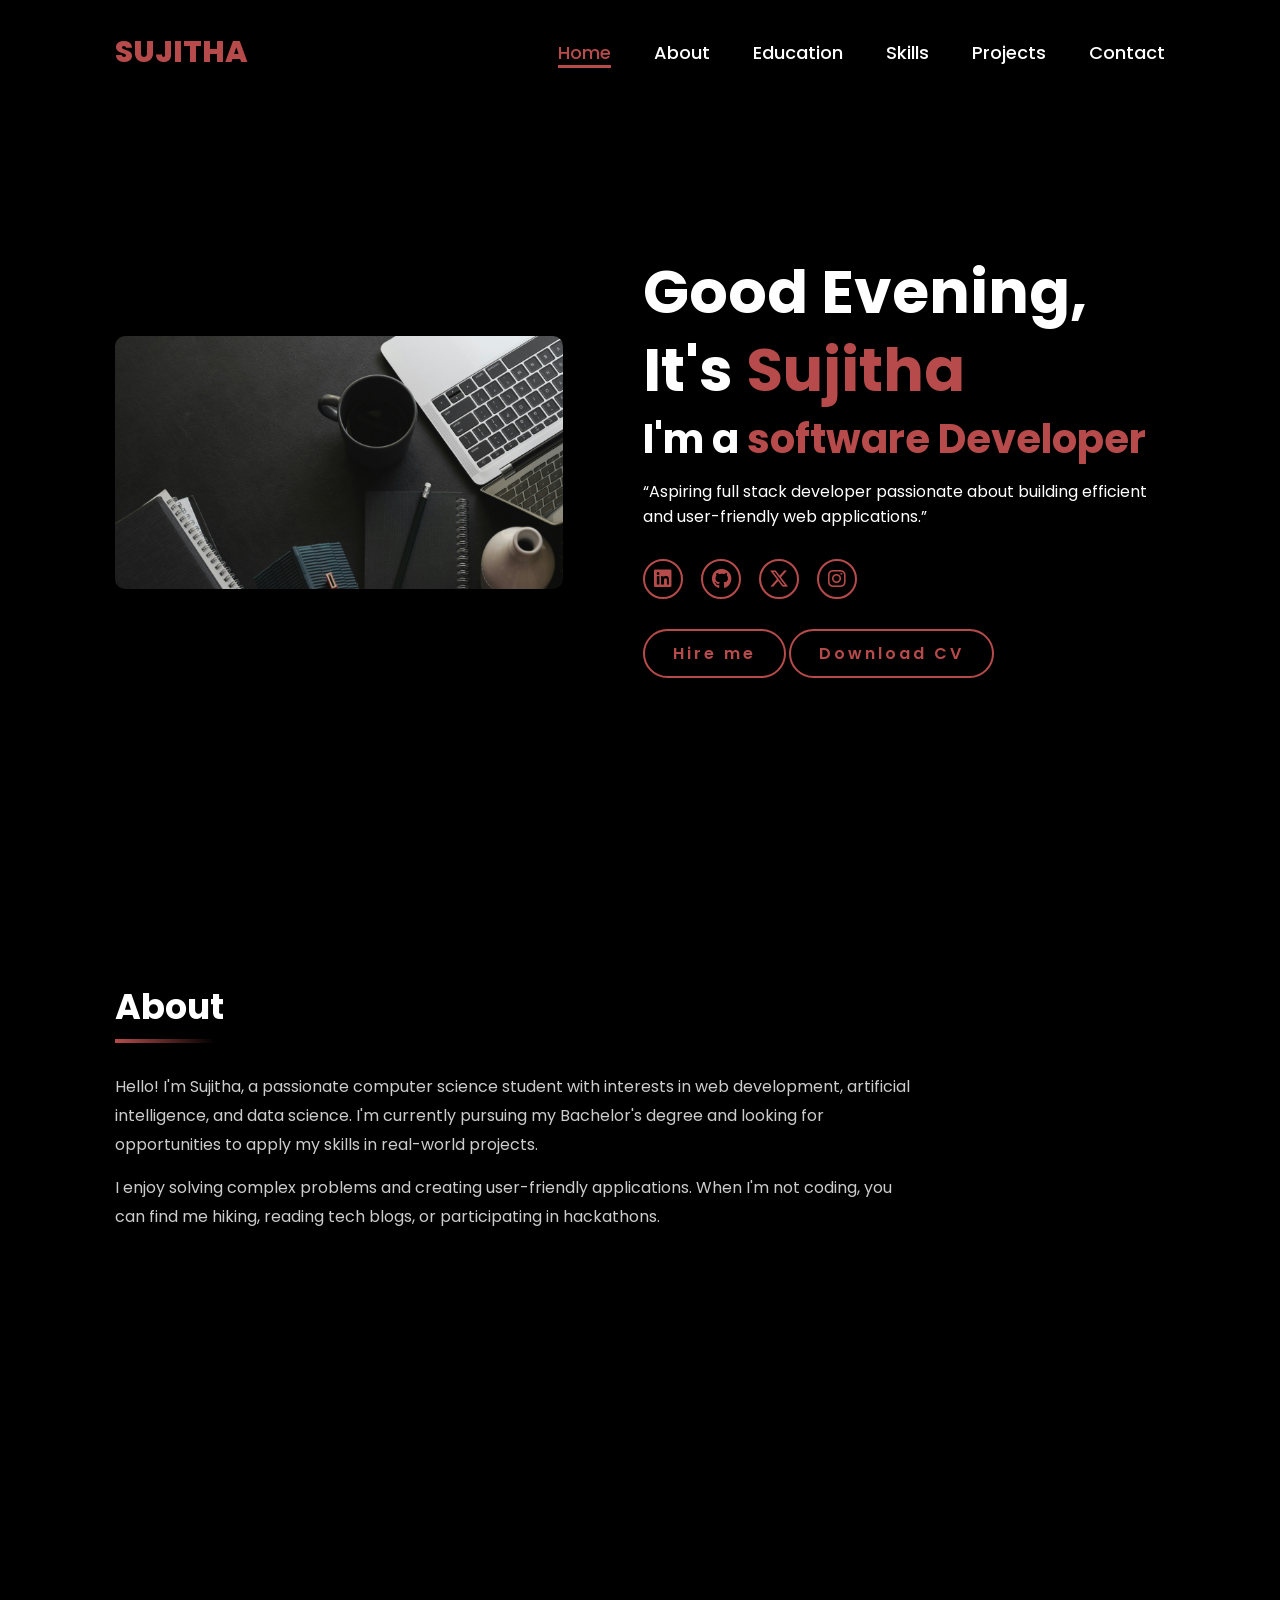
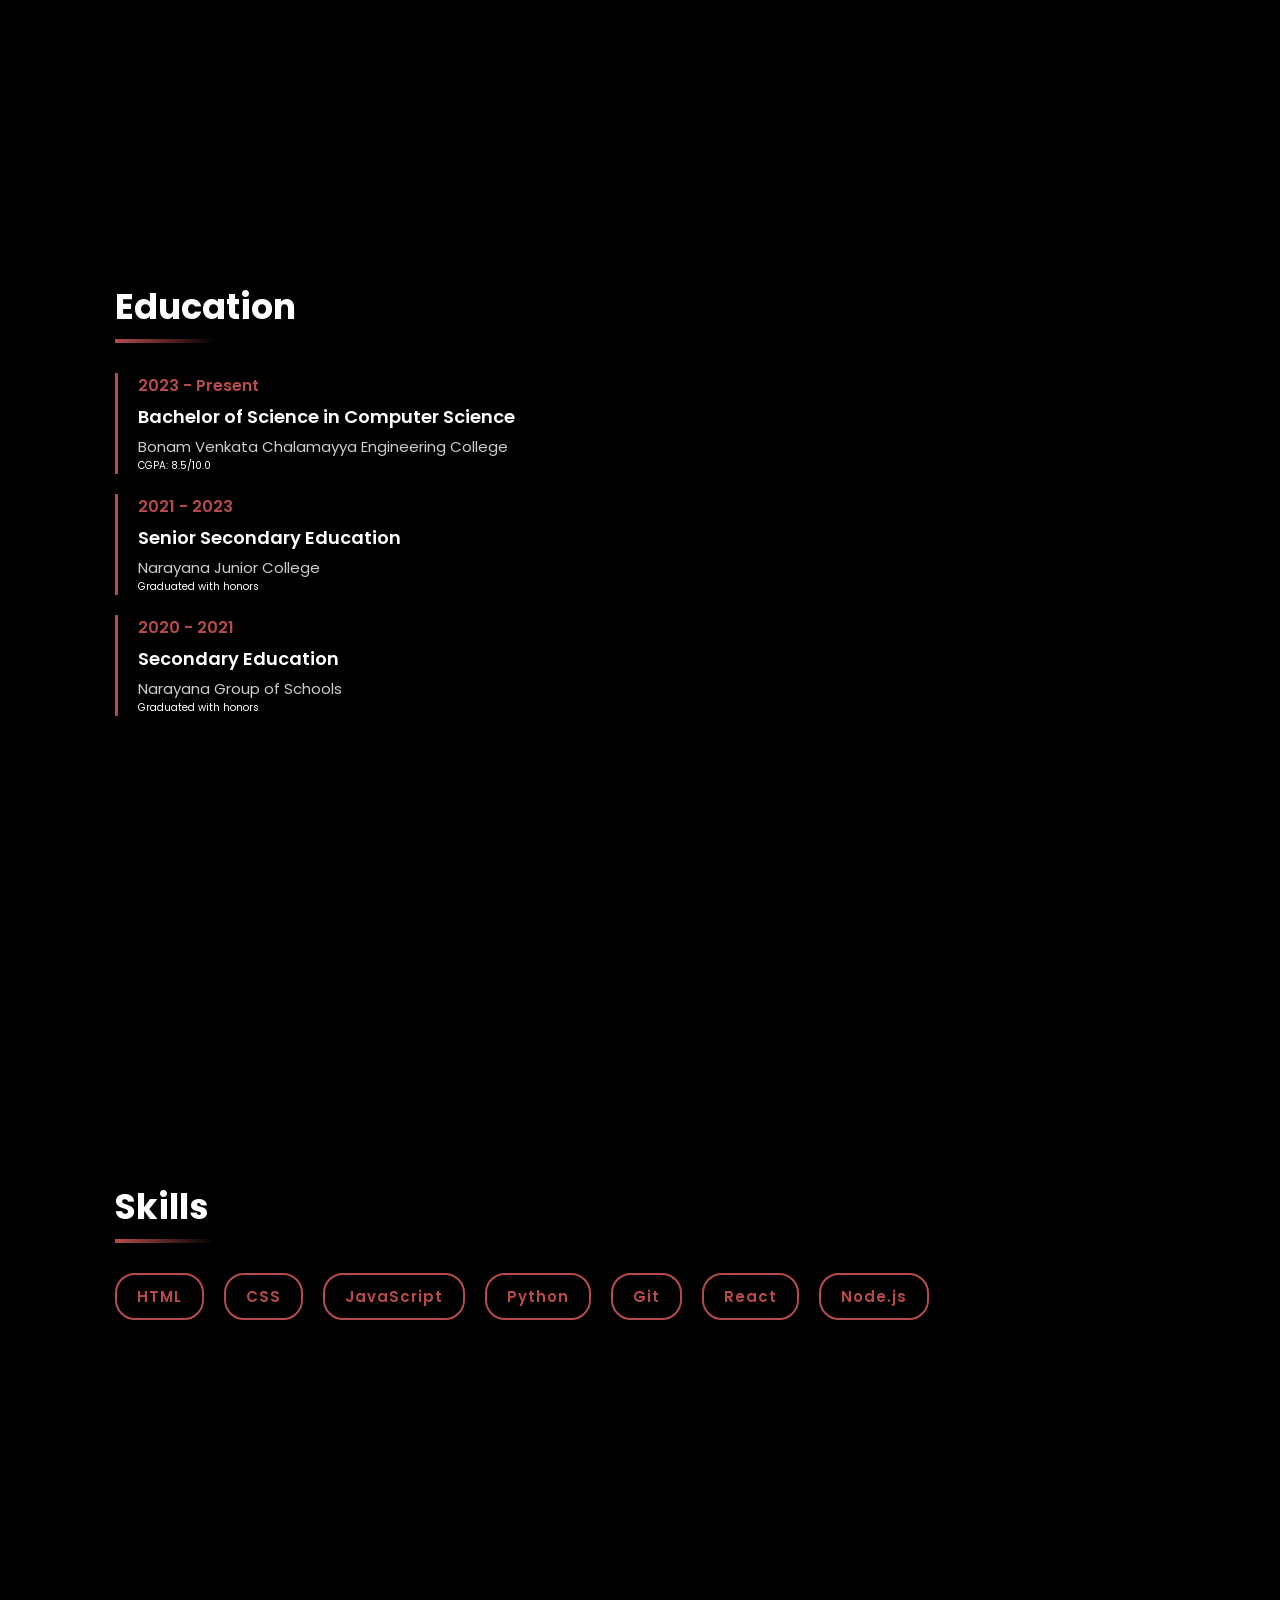
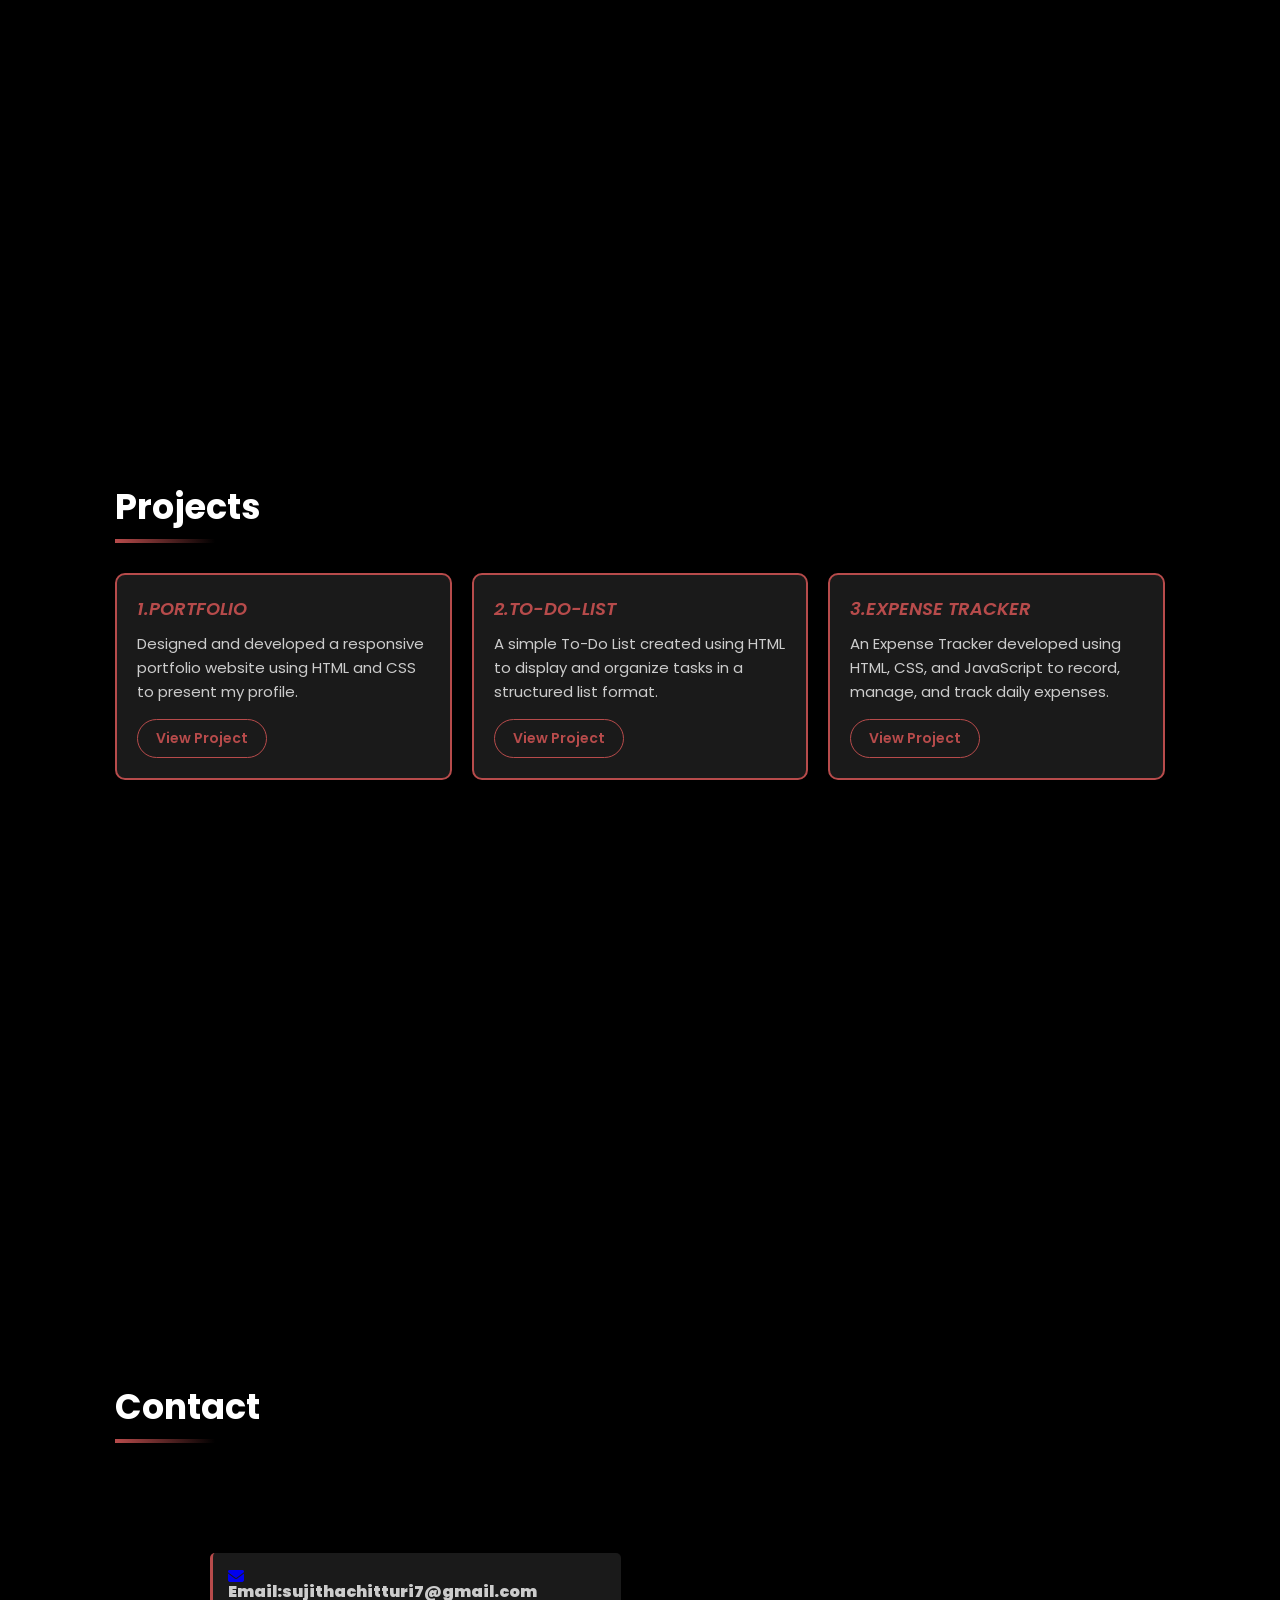
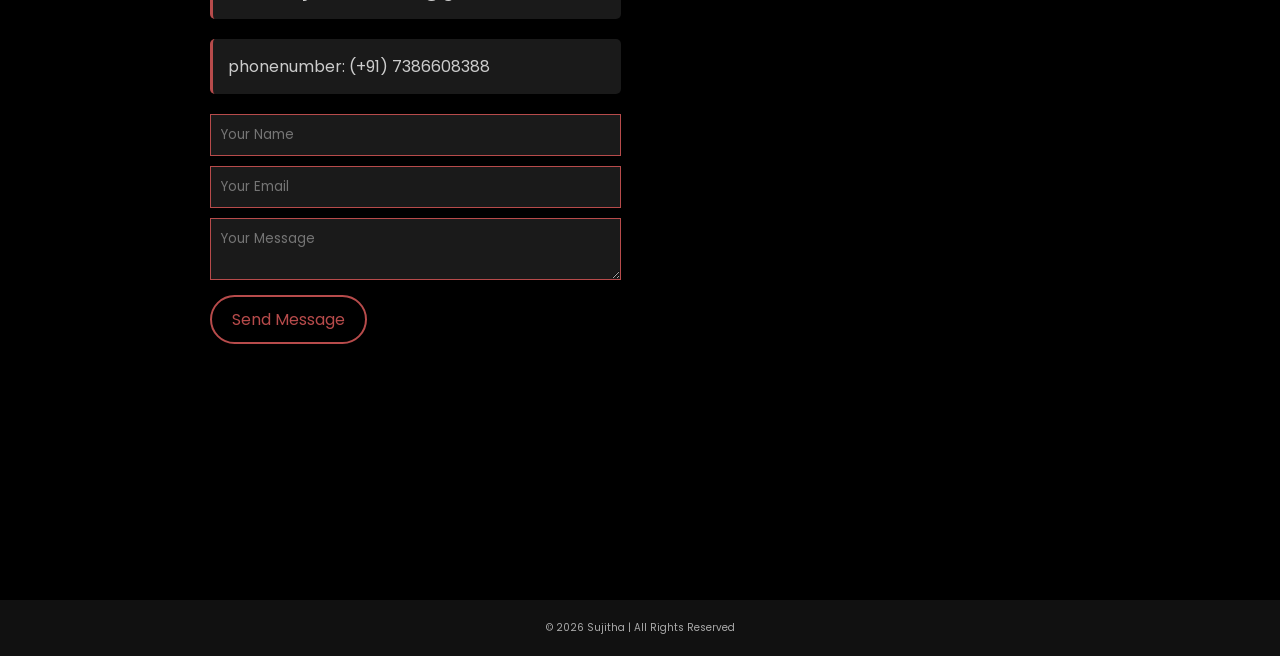
<file: index.html>
<!DOCTYPE html>
<html lang="en">

<head>
    <meta charset="UTF-8">
    <meta name="viewport" content="width=device-width, initial-scale=1.0">
    <link rel="stylesheet" href="https://cdnjs.cloudflare.com/ajax/libs/font-awesome/6.5.2/css/all.min.css">
    <link rel="stylesheet" href="style.css">
    <title>Portfolio Website</title>
</head>
<div id="progressBar"></div>

<body>

    <header>
        <a href="#" class="logo">SUJITHA</a>

        <nav>
            <a href="#home" class="active"> Home</a>
            <a href="#About">About</a>
            <a href="#Education">Education</a>
            <a href="#Skills">Skills</a>
            <a href="#Projects">Projects</a>
            <a href="#Contact">Contact</a>
        </nav>
    </header>
    <section id="home" class="home">
        <div class="home-img">
            <img src="./dhony-koswara-uxxGF7g754U-unsplash.jpg" alt="">
        </div>
        <div class="home-content">
            <h1>Hi, It's <span>Sujitha</span></h1>
            <h3 class="typing-text">I'm a <span></span></h3>
            <p>“Aspiring full stack developer passionate about building efficient and user-friendly web applications.”
            </p>
            <div class="social-icons">
                <a href="https://www.linkedin.com/in/sujitha-chitturi-8a194b282/" target="_blank">
                    <i class="fa-brands fa-linkedin"></i>
                </a>
                <a href="https://github.com/sujithachitturi7" target="_blank">
                    <i class="fa-brands fa-github"></i>
                </a>
                <a href="#">
                    <i class="fa-brands fa-x-twitter"></i>
                </a>
                <a href="#">
                    <i class="fa-brands fa-instagram"></i>
                </a>
            </div>
            <a href="#Contact" class="btn" id="hireBtn">Hire me</a>
            <a href="./sujitha's CV.docx " download class="btn">Download CV</a>

        </div>
    </section>
    <section id="About" class="section">
        <h1 class="section-title">About</h1>
        <div class="about-content">
            <p>Hello! I'm Sujitha, a passionate computer science student with interests in web development,
                artificial intelligence, and data science. I'm currently pursuing my Bachelor's degree and looking for
                opportunities to apply my skills in real-world projects.</p>
            <p>I enjoy solving complex problems and creating user-friendly applications. When I'm not
                coding, you can find me hiking, reading tech blogs, or participating in hackathons.</p>
            </h2>
        </div>
    </section>

    <section id="Education" class="section">
        <h1 class="section-title">Education</h1>
        <div class="education-item">
            <p class="education-year">2023 - Present</p>
            <h3 class="education-degree">Bachelor of Science in Computer Science</h3>
            <p class="education-school">Bonam Venkata Chalamayya Engineering College</p>
            <p>CGPA: 8.5/10.0</p>
        </div>
        <div class="education-item">
            <p class="education-year">2021 - 2023</p>
            <h3 class="education-degree">Senior Secondary Education</h3>
            <p class="education-school">Narayana Junior College</p>
            <p>Graduated with honors</p>

        </div>
        <div class="education-item">
            <p class="education-year">2020 - 2021</p>
            <h3 class="education-degree">Secondary Education</h3>
            <p class="education-school">Narayana Group of Schools</p>
            <p>Graduated with honors</p>
        </div>
    </section>

    <section id="Skills" class="section">
        <h1 class="section-title">Skills</h1>
        <div class="skills-list">
            <span class="skill-tag">HTML</span><br>
            <span class="skill-tag">CSS</span><br>
            <span class="skill-tag">JavaScript</span><br>
            <span class="skill-tag">Python</span><br>
            <span class="skill-tag">Git</span><br>
            <span class="skill-tag">React</span><br>
            <span class="skill-tag">Node.js</span><br>
        </div>
    </section>
    <section id="Projects" class="section">
        <h1 class="section-title">Projects</h1>
        <div class="projects-container">
            <div class="card">
                <div class="card-body">
                    <h3 class="card-title"><i>1.PORTFOLIO</i></h3>
                    <p class="card-text">Designed and developed a responsive portfolio website using HTML and CSS to
                        present my profile.</p>
                    <a href="https://github.com/sujithachitturi7/Projects/tree/158485584c0613674a6377738d2ee229e607602c/portfolio"
                        target="_blank" class="card-link">View Project</a>
                </div>
            </div>
            <div class="card">
                <div class="card-body">
                    <h3 class="card-title"><i>2.TO-DO-LIST</i></h3>
                    <p class="card-text">A simple To-Do List created using HTML to display and organize tasks in a
                        structured list format.
                    </p>
                    <a href="https://github.com/sujithachitturi7/Projects/tree/158485584c0613674a6377738d2ee229e607602c/To-do-list"
                        target="_blank" class="card-link">View Project</a>
                </div>
            </div>
            <div class="card">
                <div class="card-body">
                    <h3 class="card-title"><i>3.EXPENSE TRACKER</i></h3>
                    <p class="card-text">An Expense Tracker developed using HTML, CSS, and JavaScript to record,
                        manage, and track daily expenses.</p>
                    <a href="https://github.com/sujithachitturi7/Projects/tree/158485584c0613674a6377738d2ee229e607602c/Expense%20Tracker"
                        target="_blank" class="card-link">View Project</a>
                </div>
            </div>
        </div>

    </section>

    <section id="Contact" class="section">
        <h1 class="section-title">Contact</h1>
        <section class="contact-info">
            <div class="contact-item">
                <a href="mailto:sujithachitturi7@gmail.com">
                    <i class="fa-solid fa-envelope">
                        <p>Email:sujithachitturi7@gmail.com</p>
                    </i>
                </a>
            </div>
            <div class="contact-item">
                <p>phonenumber: (+91) 7386608388</p>
            </div>
            <form onsubmit="sendMessage(event)">
                <div class="contact-form">
                    <input type="text" id="userName" placeholder="Your Name" required>
                    <input type="email" id="userEmail" placeholder="Your Email" required>
                    <textarea id="userMessage" placeholder="Your Message" required></textarea>
                        <button type="submit" class="send-btn">Send Message</button>
                </div>
            </form>
        </section>
    </section>
    <script src="script.js"></script>
</body>
<footer>
    <p>© 2026 Sujitha | All Rights Reserved</p>
</footer>

</html>
</file>
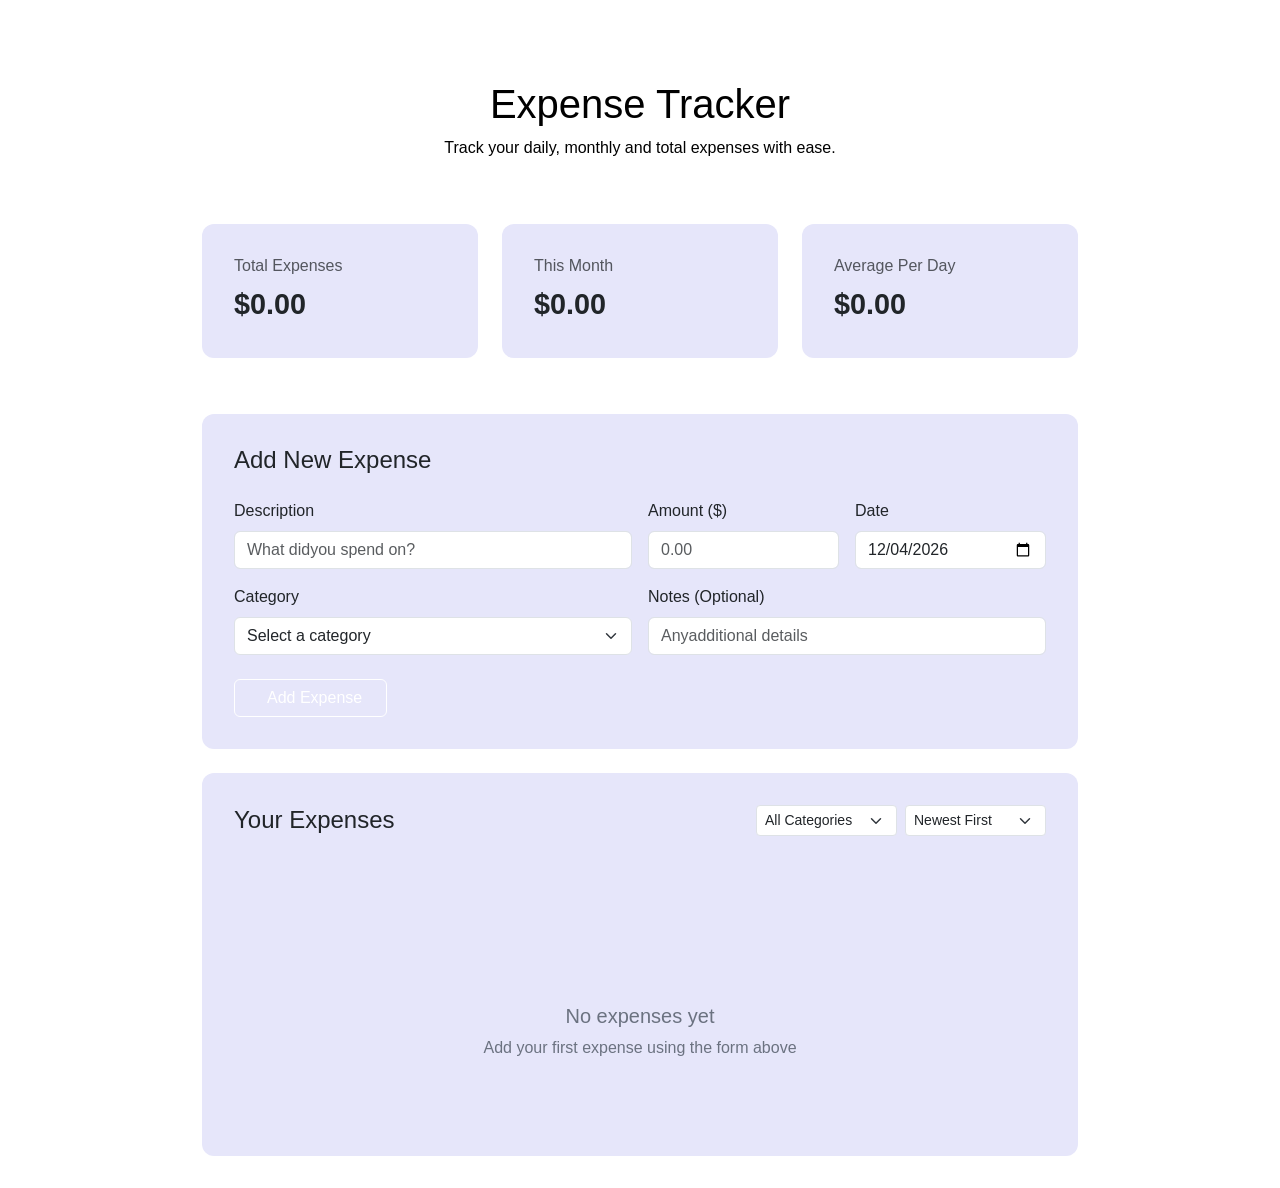
<file: Expense Tracker/index.html>
<!DOCTYPE html>
<html lang="en">

<head>
    <meta charset="UTF-8" />
    <meta name="viewport" content="width=device-width, initial-scale=1" />
    <title>Expense Tracker</title>
    <link href="https://cdn.jsdelivr.net/npm/bootstrap@5.3.0-alpha1/dist/css/bootstrap.min.css" rel="stylesheet" />
    <link rel="stylesheet" href="style.css" />
</head>

<body>
    <div class="container app-container mt-5">
        <div class="header text-center">
            <h1>Expense Tracker</h1>
            <p class="mb-0">Track your daily, monthly and total expenses with ease.</p>
        </div>
        <div class="row mb-4">
            <div class="col-md-4 mb-3 mb-md-0">
                <div class="summary-card">
                    <h6 class="text-muted mb-2">Total Expenses</h6>
                    <div class="summary-value" id="total-expenses">$0.00</div>
                </div>
            </div>
            <div class="col-md-4 mb-3 mb-md-0">
                <div class="summary-card">
                    <h6 class="text-muted mb-2">This Month</h6>
                    <div class="summary-value" id="month-expenses">$0.00</div>
                </div>
            </div>
            <div class="col-md-4">
                <div class="summary-card">
                    <h6 class="text-muted mb-2">Average Per Day</h6>
                    <div class="summary-value" id="avg-expenses">$0.00</div>
                </div>
            </div>
        </div>
        <div class="expense-form mb-4">
            <h4 class="mb-4">Add New Expense</h4>
            <form id="expense-form">

                <div class="row g-3">
                    <div class="col-md-6">
                        <label for="expense-name" class="form-label">Description</label>
                        <input type="text" class="form-control" id="expense-name" placeholder="What did
you spend on?" required>
                    </div>
                    <div class="col-md-3">
                        <label for="expense-amount" class="form-label">Amount ($)</label>
                        <input type="number" class="form-control" id="expense-amount" min="0.01" step="0.01"
                            placeholder="0.00" required>
                    </div>
                    <div class="col-md-3">
                        <label for="expense-date" class="form-label">Date</label>
                        <input type="date" class="form-control" id="expense-date" required>
                    </div>
                    <div class="col-md-6">
                        <label for="expense-category" class="form-label">Category</label>
                        <select class="form-select" id="expense-category" required>
                            <option value="" disabled selected>Select a category</option>
                            <option value="Food">Food & Dining</option>
                            <option value="Transportation">Transportation</option>
                            <option value="Entertainment">Entertainment</option>
                            <option value="Shopping">Shopping</option>
                            <option value="Utilities">Utilities</option>
                            <option value="Housing">Housing</option>
                            <option value="Healthcare">Healthcare</option>
                            <option value="Education">Education</option>
                            <option value="Personal">Personal</option>
                            <option value="Other">Other</option>
                        </select>
                    </div>
                    <div class="col-md-6">
                        <label for="expense-notes" class="form-label">Notes (Optional)</label>
                        <input type="text" class="form-control" id="expense-notes" placeholder="Any

additional details">
                    </div>
                    <div class="col-12 mt-4">
                        <button type="submit" class="btn btn-primary px-4">
                            <i class="bi bi-plus-circle me-2"></i>Add Expense
                        </button>
                    </div>
                </div>
            </form>
        </div>
        <div class="expense-list">
            <div class="d-flex justify-content-between align-items-center mb-4">
                <h4 class="mb-0">Your Expenses</h4>

                <div class="d-flex">
                    <select class="form-select form-select-sm me-2" id="filter-category">
                        <option value="All" selected>All Categories</option>
                        <option value="Food">Food & Dining</option>
                        <option value="Transportation">Transportation</option>
                        <option value="Entertainment">Entertainment</option>
                        <option value="Shopping">Shopping</option>
                        <option value="Utilities">Utilities</option>
                        <option value="Housing">Housing</option>
                        <option value="Healthcare">Healthcare</option>
                        <option value="Education">Education</option>
                        <option value="Personal">Personal</option>
                        <option value="Other">Other</option>
                    </select>
                    <select class="form-select form-select-sm" id="sort-expenses">
                        <option value="date-desc" selected>Newest First</option>
                        <option value="date-asc">Oldest First</option>
                        <option value="amount-desc">Highest Amount</option>
                        <option value="amount-asc">Lowest Amount</option>
                    </select>
                </div>
            </div>
            <div id="expenses-container">
                <div id="empty-state" class="empty-state">
                    <svg xmlns="http://www.w3.org/2000/svg" fill="none" viewBox="0 0 24 24" stroke="currentColor">
                        <path stroke-linecap="round" stroke-linejoin="round" stroke-width="2" d="..." />
                    </svg>
                    <h5>No expenses yet</h5>
                    <p>Add your first expense using the form above</p>
                </div>
                <div id="expense-list" class="list-group"></div>
            </div>
        </div>
    </div>

    <script src="https://cdn.jsdelivr.net/npm/bootstrap@5.3.0-

alpha1/dist/js/bootstrap.bundle.min.js"></script>
    <script src="https://code.jquery.com/jquery-3.6.0.min.js"></script>
    <script src="script.js"></script>
</body>

</html>
</file>
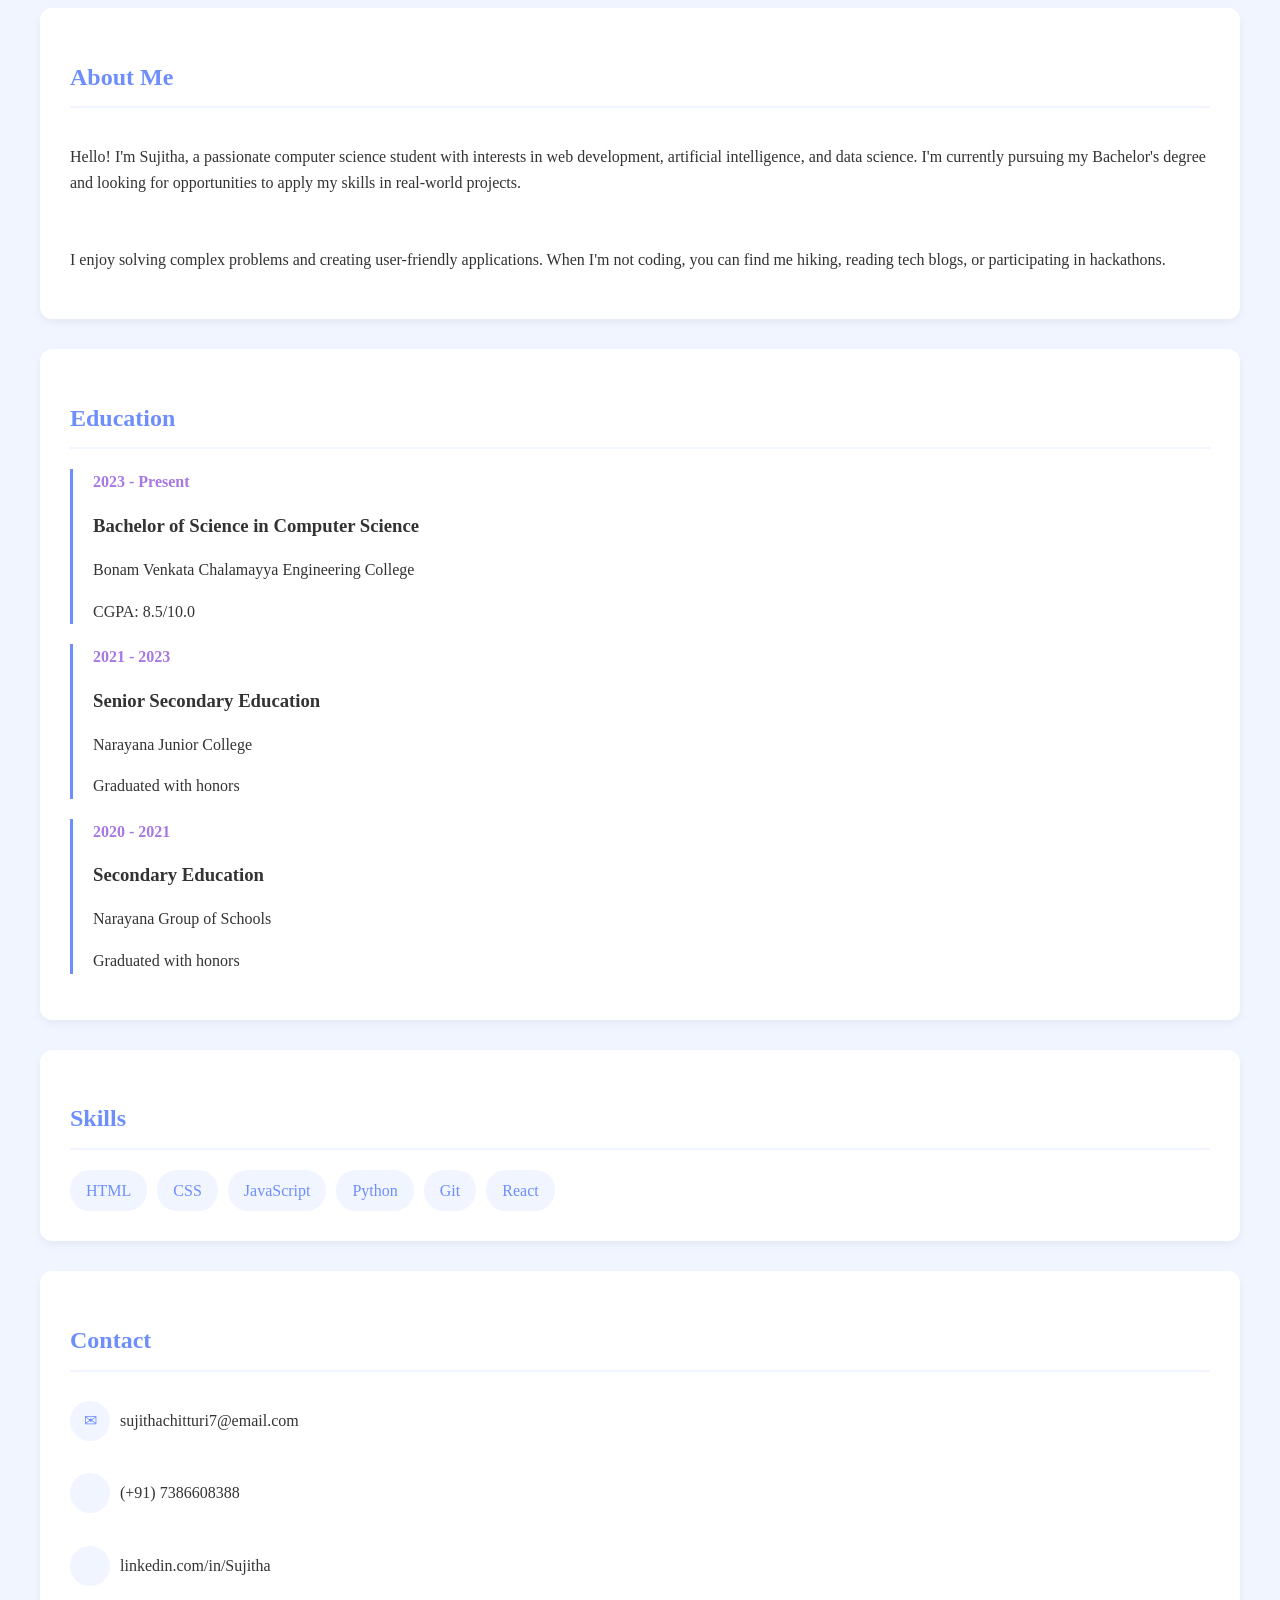
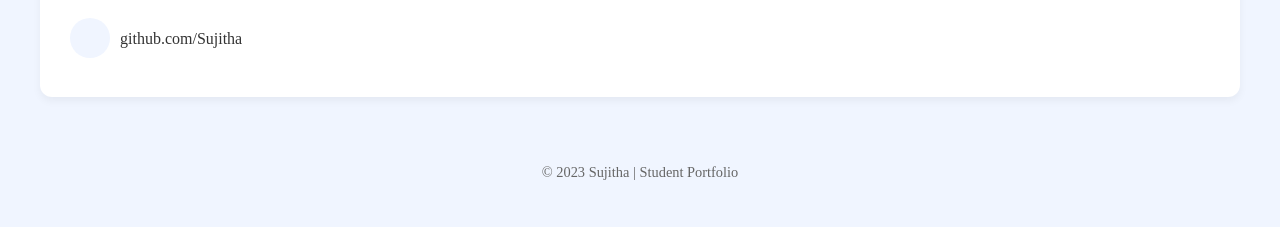
<file: portfolio/index.html>
<!DOCTYPE html>
<html lang="en">

<head>
    <meta charset="UTF-8">
    <meta name="viewport" content="width=device-width,initial-scale=1.0">
    <title>My Portfolio</title>
    <link rel="stylesheet" href="style.css">
</head>

<body>
    <main class="container">
        <section class="section">
            <h2 class="section-title">About Me</h2>
            <div class="about-content">
                <p>Hello! I'm Sujitha, a passionate computer science student with interests in web development,
                    artificial intelligence, and data science. I'm currently pursuing my Bachelor's degree and looking
                    for
                    opportunities to apply my skills in real-world projects.</p>
                <p>I enjoy solving complex problems and creating user-friendly applications. When I'm not
                    coding, you can find me hiking, reading tech blogs, or participating in hackathons.</p>
            </div>
        </section>

        <section class="section">
            <h2 class="section-title">Education</h2>
            <div class="education-item">
                <p class="education-year">2023 - Present</p>
                <h3 class="education-degree">Bachelor of Science in Computer Science</h3>
                <p class="education-school">Bonam Venkata Chalamayya Engineering College</p>
                <p>CGPA: 8.5/10.0</p>
            </div>
            <div class="education-item">
                <p class="education-year">2021 - 2023</p>
                <h3 class="education-degree">Senior Secondary Education</h3>
                <p class="education-school">Narayana Junior College</p>
                <p>Graduated with honors</p>

            </div>
            <div class="education-item">
                <p class="education-year">2020 - 2021</p>
                <h3 class="education-degree">Secondary Education</h3>
                <p class="education-school">Narayana Group of Schools</p>
                <p>Graduated with honors</p>
            </div>
        </section>

        <section class="section">
            <h2 class="section-title">Skills</h2>
            <div class="skills-list">
                <span class="skill-tag">HTML</span>
                <span class="skill-tag">CSS</span>
                <span class="skill-tag">JavaScript</span>
                <span class="skill-tag">Python</span>
                <span class="skill-tag">Git</span>
                <span class="skill-tag">React</span>
            </div>
        </section>
        <section class="section">
            <h2 class="section-title">Contact</h2>
            <div class="contact-info">
                <div class="contact-item">
                    <div class="contact-icon">✉</div>
                    <p>sujithachitturi7@email.com</p>
                </div>
                <div class="contact-item">
                    <div class="contact-icon"> </div>
                    <p>(+91) 7386608388</p>
                </div>
                <div class="contact-item">

                    <div class="contact-icon"> </div>
                    <p>linkedin.com/in/Sujitha</p>
                </div>
                <div class="contact-item">
                    <div class="contact-icon"> </div>
                    <p>github.com/Sujitha</p>
                </div>
            </div>
        </section>
    </main>

    <footer>
        <div class="container">
            <p>© 2023 Sujitha | Student Portfolio</p>
        </div>
    </footer>
</body>

</html>
</file>
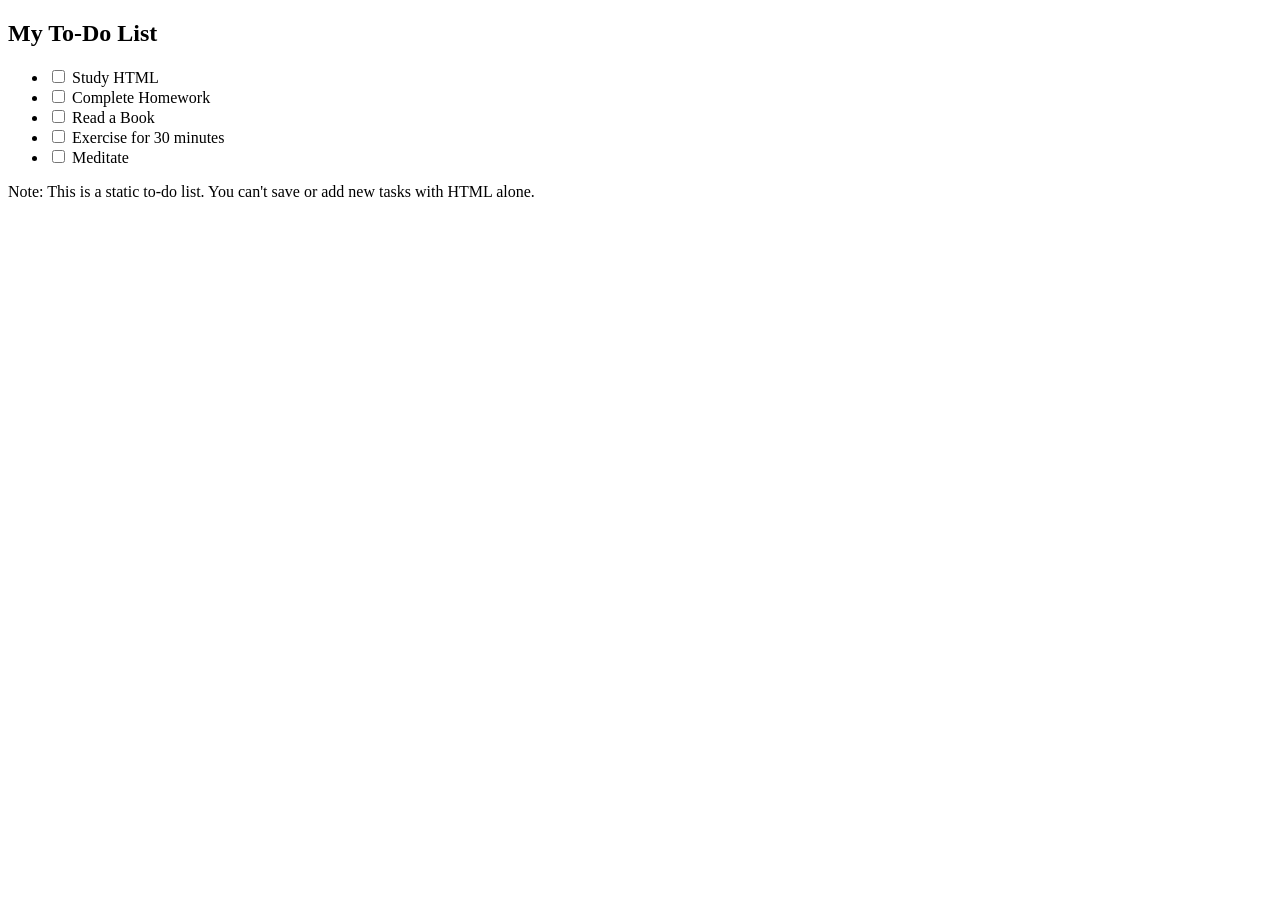
<file: To-do-list/index.html>
<!DOCTYPE html>
<html lang="en">

<head>
    <meta charset="UTF-8">
    <title>Simple To<!-Do List</title>
</head>

<body>
    <h2>My To-Do List</h2>

    <ul>
        <li><input type="checkbox"> Study HTML</li>
        <li><input type="checkbox"> Complete Homework</li>
        <li><input type="checkbox"> Read a Book</li>
        <li><input type="checkbox"> Exercise for 30 minutes</li>
        <li><input type="checkbox"> Meditate</li>
    </ul>

    <p>Note: This is a static to-do list. You can't save or add new tasks with
        HTML alone.</p>
</body>

</html>
</file>
<file: style.css>
@import url('https://fonts.googleapis.com/css2?family=Poppins:wght@100;200;300;400;500;600&display=swap');

* {
    margin: 0;
    padding: 0;
    box-sizing: border-box;
    text-decoration: none;
    border: none;
    outline: none;
    font-family: 'Poppins', sans-serif;

}

html {
    font-size: 62.5%;
}
#progressBar {
    position: fixed;
    top: 0;
    left: 0;
    height: 4px;
    background: #b74b4b;
    width: 0%;
    z-index: 999;
}
body {
    width: 100%;
    height: 100vh;
    overflow-x: hidden;
    background-color: black;
    color: white;
}

header {
    margin-top: 20px;
    position: fixed;
    top: 0;
    left: 0;
    width: 100%;
    padding: 1rem 9%;
    background-color: black;
    filter: drop-shadow(10px);
    display: flex;
    justify-content: space-between;
    align-items: center;
    z-index: 100;
}

.logo {
    font-size: 3rem;
    color: #b74b4b;
    font-weight: 800;
    cursor: pointer;
    transition: 0.5s ease;
}

.logo:hover {
    transform: scale(1.1);
}

nav a {
    font-size: 1.8rem;
    color: white;
    margin-left: 4rem;
    font-weight: 500;
    transition: 0.3s ease;
    border-bottom: 3px solid transparent;
}

nav a:hover,
nav a.active {
    color: #b74b4b;
    border-bottom: 3px solid #b74b4b;
}

@media(max-width:995px) {
    nav {
        position: absolute;
        display: none;
        top: 0;
        right: 0;
        width: 40%;
        border-left: 3px solid #b74b4b;
        border-bottom: 3px solid #b74b4b;
        border-bottom-left-radius: 2rem;
        padding: 1rem solid;
        background-color: #161616;
        border-top: 0.1rem solid rgba(0, 0, 0, 0.1);
    }

    nav.active {
        display: block;
    }

    nav a {
        display: block;
        font-size: 2rem;
        margin: 3rem 0;
    }

    nav a:hover,
    nav a.active {
        padding: 1rem;
        border-radius: 0.5rem;
        border-bottom: 0.5rem solid #b74b4b;
    }
}

section {
    min-height: 100%;
    padding: 8rem 9% 5rem;
    scroll-margin-top: 80px;
}

.section-title {
    font-size: 3.5rem;
    font-weight: 700;
    margin-bottom: 3rem;
    color: white;
    position: relative;
    padding-bottom: 1rem;
}

.section-title::after {
    content: '';
    position: absolute;
    bottom: 0;
    left: 0;
    width: 100px;
    height: 4px;
    background: linear-gradient(to right, #b74b4b, transparent);
}

.about-content {
    font-size: 1.6rem;
    line-height: 1.8;
    max-width: 800px;
}

.about-content p {
    margin-bottom: 1.5rem;
    color: #ccc;
}

/* Education Section */
.education-item {
    margin-bottom: 2rem;
    padding-left: 2rem;
    border-left: 3px solid #b74b4b;
    transition: 0.3s ease;
}

.education-item:hover {
    transform: translateX(10px);
    border-left-color: #ff6b6b;
}

.education-year {
    color: #b74b4b;
    font-weight: 600;
    font-size: 1.6rem;
}

.education-degree {
    font-size: 1.8rem;
    font-weight: 600;
    margin: 0.5rem 0;
}

.education-school {
    font-size: 1.5rem;
    color: #ccc;
}
.skills-list {
    display: flex;
    flex-wrap: wrap;
    gap: 1rem;
}

.skill-tag {
    display: inline-block;
    padding: 1rem 2rem;
    background-color: transparent;
    border-radius: 2rem;
    font-size: 1.5rem;
    color: #b74b4b;
    letter-spacing: 0.1rem;
    font-weight: 600;
    border: 2px solid #b74b4b;
    transition: 0.3s ease;
    cursor: pointer;
}

.skill-tag:hover {
    transform: translateY(-5px);
    background-color: #b74b4b;
    color: #0a0a0a;
    box-shadow: 0 5px 20px rgba(183, 75, 75, 0.6);
}

.projects-container {
    display: grid;
    grid-template-columns: repeat(auto-fit, minmax(300px, 1fr));
    gap: 2rem;
}

.card {
    background-color: #1a1a1a;
    border: 2px solid #b74b4b;
    border-radius: 1rem;
    padding: 2rem;
    transition: 0.3s ease;
    display: flex;
    flex-direction: column;
}

.card:hover {
    transform: translateY(-10px);
    box-shadow: 0 10px 30px rgba(183, 75, 75, 0.4);
    border-color: #ff6b6b;
}

.card-title {
    font-size: 1.8rem;
    font-weight: 600;
    margin-bottom: 1rem;
    color: #b74b4b;
}

.card-text {
    font-size: 1.5rem;
    margin-bottom: 1.5rem;
    color: #ccc;
    flex-grow: 1;
    line-height: 1.6;
}

.card-link {
    display: inline-block;
    padding: 0.8rem 1.8rem;
    background-color: transparent;
    border: 1.5px solid #b74b4b;
    border-radius: 2rem;
    font-size: 1.4rem;
    color: #b74b4b;
    font-weight: 600;
    transition: 0.3s ease;
    text-align: center;
}

.card-link:hover {
    background-color: #b74b4b;
    color: #0a0a0a;
    box-shadow: 0 0 15px #b74b4b;
}
.contact-info {
    display: flex;
    flex-direction: column;
    gap: 2rem;
    max-width: 600px;
}

.contact-item {
    display: flex;
    align-items: center;
    font-size: 1.6rem;
    padding: 1.5rem;
    background-color: #1a1a1a;
    border-left: 3px solid #b74b4b;
    border-radius: 0.5rem;
    transition: 0.3s ease;
}

.contact-item:hover {
    transform: translateX(10px);
    box-shadow: 0 0 15px rgba(183, 75, 75, 0.3);
}
.contact-form input,
.contact-form textarea {
    width: 100%;
    padding: 1rem;
    margin-bottom: 1rem;
    background: #1a1a1a;
    color: white;
    border: 1px solid #b74b4b;
}
.click{
    color: white;
}
.click:hover{
    color: #b74b4b;
    box-shadow: 0 0 15px #b74b4b ;
}

.contact-item p {
    margin: 0;
    color: #ccc;
}

.home {
    display: flex;
    justify-content: center;
    align-items: center;
    gap: 8rem;
    background-color: black;
}

.home .home-content h1 {
    font-size: 6rem;
    font-weight: 700;
    line-height: 1.3;
}

span {
    color: #b74b4b;
}

.home-content h3 {
    font-size: 4rem;
    margin-bottom: 1rem;
    font-weight: 700;
}

.home-content p {
    font-size: 1.6rem;
}

.home-img {
    border-radius: 50%;
}

.home-img img {
    position: relative;
    width: 35vw;
    border-radius: 10px;
    box-shadow: 0 0 25px solid #b74b4b;
    cursor: pointer;
    transition: 0.2s linear;
}

.home-img img:hover {
    font-size: 1.8rem;
    font-weight: 500;
}

.social-icons a {
    display: inline-flex;
    justify-content: center;
    align-items: center;
    width: 4rem;
    height: 4rem;
    background-color: transparent;
    border: 0.2rem solid #b74b4b;
    font-size: 2rem;
    border-radius: 50%;
    margin: 3rem 1.5rem 3rem 0;
    transition: 0.3s ease;
    color: #b74b4b;
}

.social-icons a:hover {
    color: black;
    transform: scale(1.3) translateY(-5px);
    background-color: #b74b4b;
    box-shadow: 0 0 25px #b74b4b;
}

.btn {
    display: inline-block;
    padding: 1rem 2.8rem;
    background-color: black;
    border-radius: 4rem;
    font-size: 1.6rem;
    color: #b74b4b;
    letter-spacing: 0.3rem;
    font-weight: 600;
    border: 2px solid #b74b4b;
    transition: 0.3s ease;
    cursor: pointer;
    background: transparent;
}

.btn:hover {
    transform: scaled(1.03);
    background-color: #b74b4b;
    color: black;
    box-shadow: 0 0 25px #b74b4b;
}
.send-btn{
    background: transparent;
    color: #b74b4b;
    border: 2px solid #b74b4b;
    padding: 10px 20px;
    border-radius: 30px;
    font-size: 16px;
    cursor: pointer;
}
.send-btn:hover{
    transform: scale(1.03);
    background-color: #b74b4b;
    color: black;
}

.typing-text {
    font-size: 32px;
    font-weight: 600;
    min-width: 280px;
}

.typing-text span {
    position: relative;
}

.typing-text span::before {
    content: "software Developer";
    color: #b74b4b;
    animation: words 20s infinite;
}

.typing-text span::after {
    content: "";
    background-color: black;
    position: absolute;
    width: calc(100% + 8px);
    height: 100%;
    border-left: 3px solid black;
    right: -8;
    animation: cursor 0.6s infinite;
}

@keyframes cursor {
    to {
        border-left: 2px solid #b74b4b;
    }
}

@keyframes words {

    0%,20% {
        content: "STUDENT";
    }
    21%,40%{
        content: "PROBLEM-SOLVER";
    }
    41%,60% {
        content: "WEB-DEVELOPER";
    }
    61%,80% {
        content: "WEB-DESIGNER";
    }
    81%,100% {
        content: "DEVELOPER";
    }
}
@media (max-width: 995px) {

    html {
        font-size: 58%;
    }

    header {
        padding: 1rem 5%;
    }

    .home {
        flex-direction: column;
        text-align: center;
        gap: 4rem;
    }

    .home-img img {
        width: 300px;
    }

    .home-content {
        align-items: center;
    }

    .social-icons {
        justify-content: center;
    }

    .skills-list {
        justify-content: center;
    }

    .container {
        display: grid;
        grid-template-columns: 1fr;
    }

    .contact-info {
        width: 100%;
    }
}
@media (max-width: 768px) {

    html {
        font-size: 55%;
    }

    .home-content h1 {
        font-size: 3.5rem;
    }

    .home-content h3 {
        font-size: 2.2rem;
    }

    .home-img img {
        width: 250px;
    }

    nav {
        width: 60%;
    }

    .btn {
        display: block;
        margin: 1rem auto;
    }

    .skills-list {
        gap: 0.8rem;
    }

    .card {
        padding: 1.5rem;
    }
}
@media (max-width: 480px) {

    html {
        font-size: 52%;
    }

    .home-content h1 {
        font-size: 3rem;
    }

    .home-content h3 {
        font-size: 2rem;
    }

    .home-img img {
        width: 200px;
    }

    nav {
        width: 75%;
    }

    .section {
        padding: 6rem 5% 3rem;
    }
}
footer {
    text-align: center;
    padding: 2rem;
    background: #111;
    color: #aaa;
}
</file>
<file: Expense Tracker/style.css>
body {
    background-color: var(--light-bg);
    font-family: 'Segoe UI', Tahoma, Geneva, Verdana, sans-serif;
}

.app-container {
    max-width: 900px;
}

.header {
    background: linear-gradient(135deg, var(--primary), var(--primary-dark));
    color: black;
    border-radius: 12px;
    padding: 2rem;
    margin-bottom: 2rem;
    box-shadow: var(--card-shadow);
}

.expense-form,
.expense-list,
.summary-card {
    background-color: lavender;
    border-radius: 12px;
    padding: 2rem;
    margin-bottom: 2rem;
    box-shadow: var(--card-shadow);
}

.btn-primary {
    background-color: var(--primary);
    border-color: var(--primary);
}

.btn-primary:hover {
    background-color: var(--primary-dark);
    border-color: var(--primary-dark);
}

.btn-delete {
    color: #ef4444;
    border: none;
    background: none;

    transition: transform 0.2s;
}

.btn-delete:hover {
    transform: scale(1.2);
    color: #dc2626;
}

.expense-item {
    border-left: 4px solid var(--primary);
    transition: all 0.3s ease;
}

.expense-item:hover {
    background-color: #f3f4f6;
}

.expense-amount {
    font-weight: 600;
    color: var(--secondary);
}

.summary-value {
    font-size: 1.8rem;
    font-weight: 700;
    color: var(--primary);
}

.empty-state {
    text-align: center;
    padding: 3rem 0;
    color: #6b7280;
}

.empty-state svg {
    width: 80px;
    height: 80px;
    margin-bottom: 1rem;
    color: #d1d5db;
}

.category-badge {
    font-size: 0.8rem;
    padding: 0.35rem 0.65rem;
}

.date-text {
    font-size: 0.85rem;

    color: #6b7280;
}

.animate-add {
    animation: fadeIn 0.5s;
}

@keyframes fadeIn {
    from {
        opacity: 0;
        transform: translateY(20px);
    }

    to {
        opacity: 1;
        transform: translateY(0);
    }
}

.expense-date {
    min-width: 100px;
}
</file>
<file: portfolio/style.css>
body {
    background-color: #f0f5ff;
    color: #333;
    line-height: 1.6;
}

.container {
    max-width: 1200px;
    margin: 0 auto;
    padding: 0 20px;
}

header {
    background: linear-gradient(135deg, #6e8efb, #a777e3);
    color: white;
    padding: 60px 0;
    text-align: center;
    border-radius: 0 0 20px 20px;
    box-shadow: 0 4px 12px rgba(0, 0, 0, 0.1);
}

.profile {
    display: flex;
    flex-direction: column;
    align-items: center;
    gap: 20px;
}

.profile-image {
    width: 150px;
    height: 150px;
    border-radius: 50%;
    background-color: #fff;
    display: flex;
    align-items: center;
    justify-content: center;
    font-size: 60px;

    box-shadow: 0 4px 8px rgba(0, 0, 0, 0.2);
}

.profile-name {
    font-size: 2.5rem;
    font-weight: 700;
    margin-bottom: 5px;
}

.profile-title {
    font-size: 1.2rem;
    opacity: 0.9;
}

main {
    padding: 40px 0;
}

.section {
    background-color: white;
    border-radius: 12px;
    padding: 30px;
    margin-bottom: 30px;
    box-shadow: 0 4px 8px rgba(0, 0, 0, 0.05);
}

.section-title {
    font-size: 1.5rem;
    margin-bottom: 20px;
    color: #6e8efb;
    border-bottom: 2px solid #f0f5ff;
    padding-bottom: 10px;
}

.about-content {
    display: flex;
    flex-direction: column;
    gap: 20px;
}

.education-item {
    margin-bottom: 20px;
    padding-left: 20px;

    border-left: 3px solid #6e8efb;
}

.education-item:last-child {
    margin-bottom: 0;
}

.education-year {
    font-weight: 600;
    color: #a777e3;
}

.education-degree {
    font-weight: 600;
    margin: 5px 0;
}

.skills-list {
    display: flex;
    flex-wrap: wrap;
    gap: 10px;
}

.skill-tag {
    background-color: #f0f5ff;
    color: #6e8efb;
    padding: 8px 16px;
    border-radius: 20px;
    font-weight: 500;
}

.projects-grid {
    display: grid;
    grid-template-columns: repeat(auto-fill, minmax(300px, 1fr));
    gap: 20px;
}

.project-card {
    background-color: #f9fafc;
    border-radius: 8px;
    overflow: hidden;
    transition: transform 0.3s ease;
}

.project-card:hover {
    transform: translateY(-5px);
}

.project-image {
    height: 160px;
    background-color: #dde4f8;
    display: flex;
    align-items: center;
    justify-content: center;
    font-size: 40px;
}

.project-info {
    padding: 20px;
}

.project-title {
    font-weight: 600;
    margin-bottom: 10px;
}

.contact-info {
    display: flex;
    flex-direction: column;
    gap: 15px;
}

.contact-item {
    display: flex;
    align-items: center;
    gap: 10px;
}

.contact-icon {
    width: 40px;
    height: 40px;
    background-color: #f0f5ff;
    border-radius: 50%;
    display: flex;
    align-items: center;
    justify-content: center;

    color: #6e8efb;
}

footer {
    text-align: center;
    padding: 20px 0;
    color: #666;
    font-size: 0.9rem;
}

@media (max-width: 768px) {
    .projects-grid {
        grid-template-columns: 1fr;

        .profile-name {
            font-size: 2rem;
        }
    }
}
</file>
